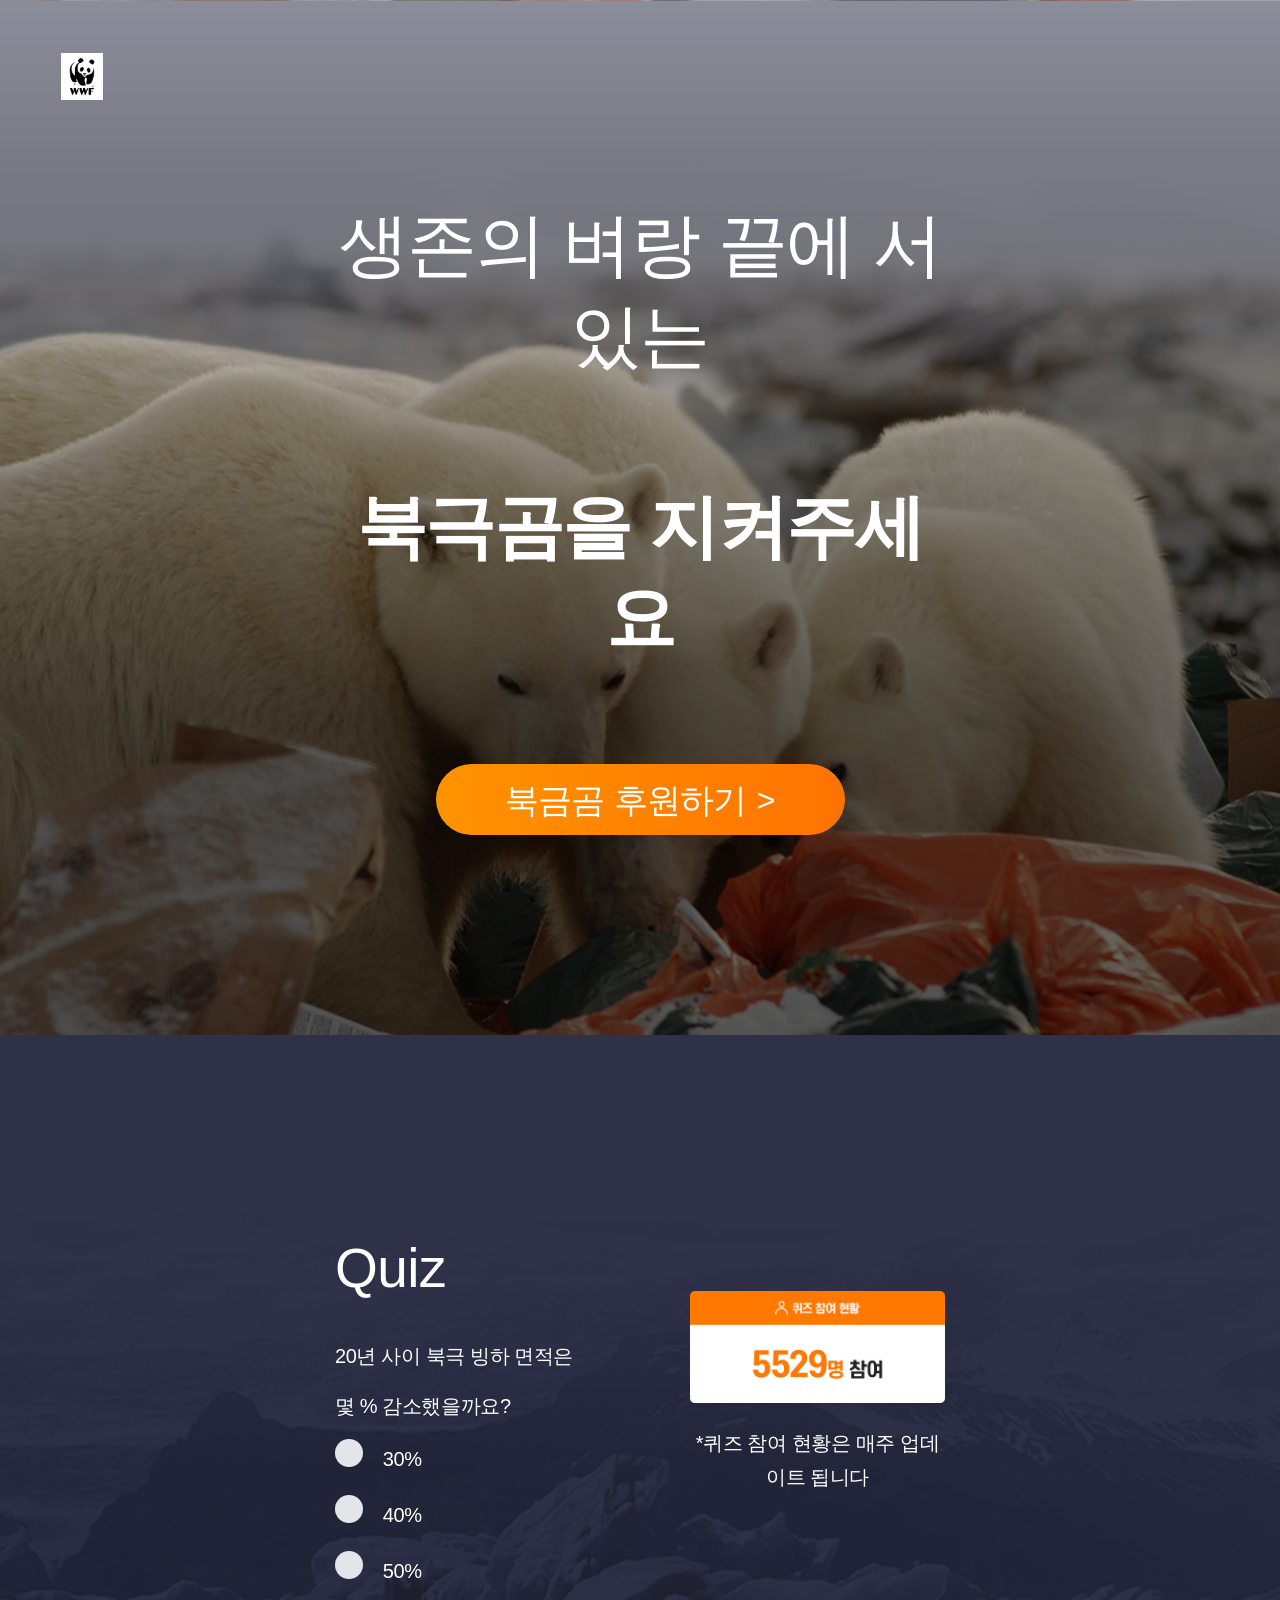
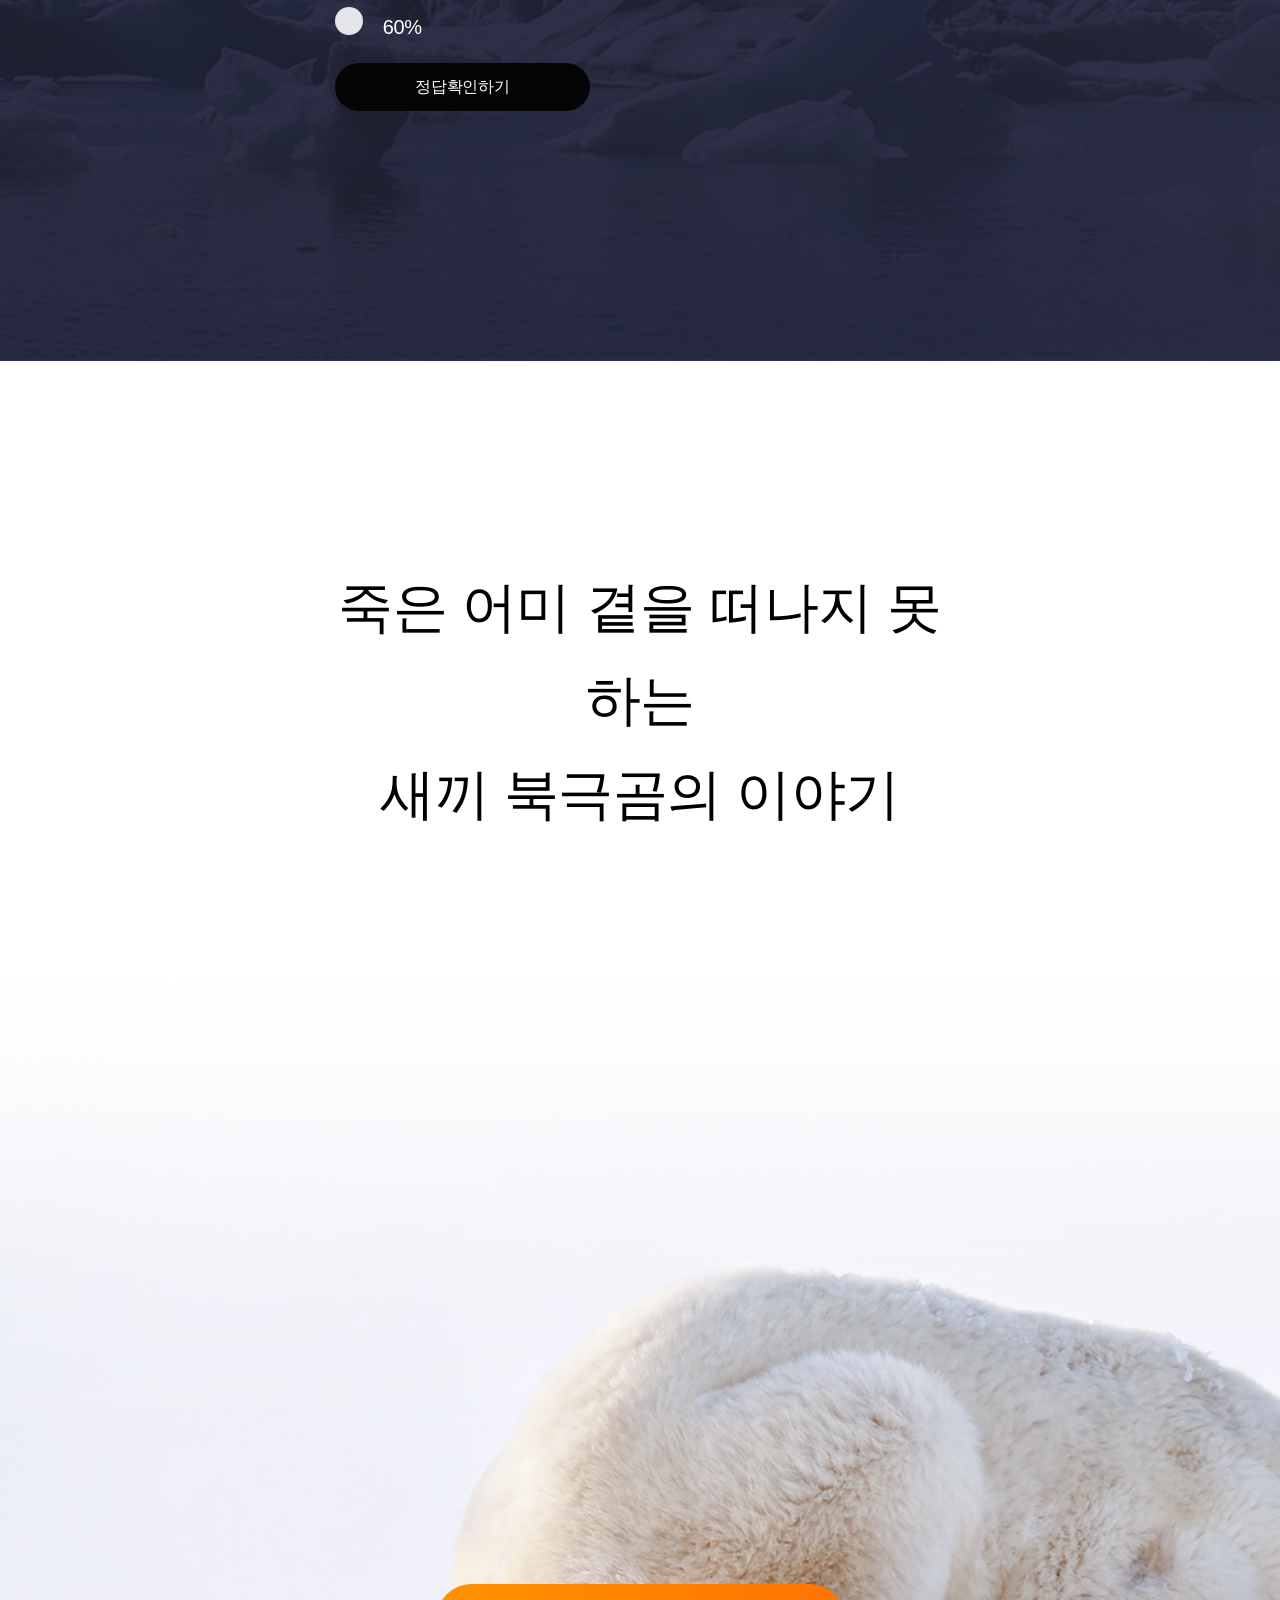
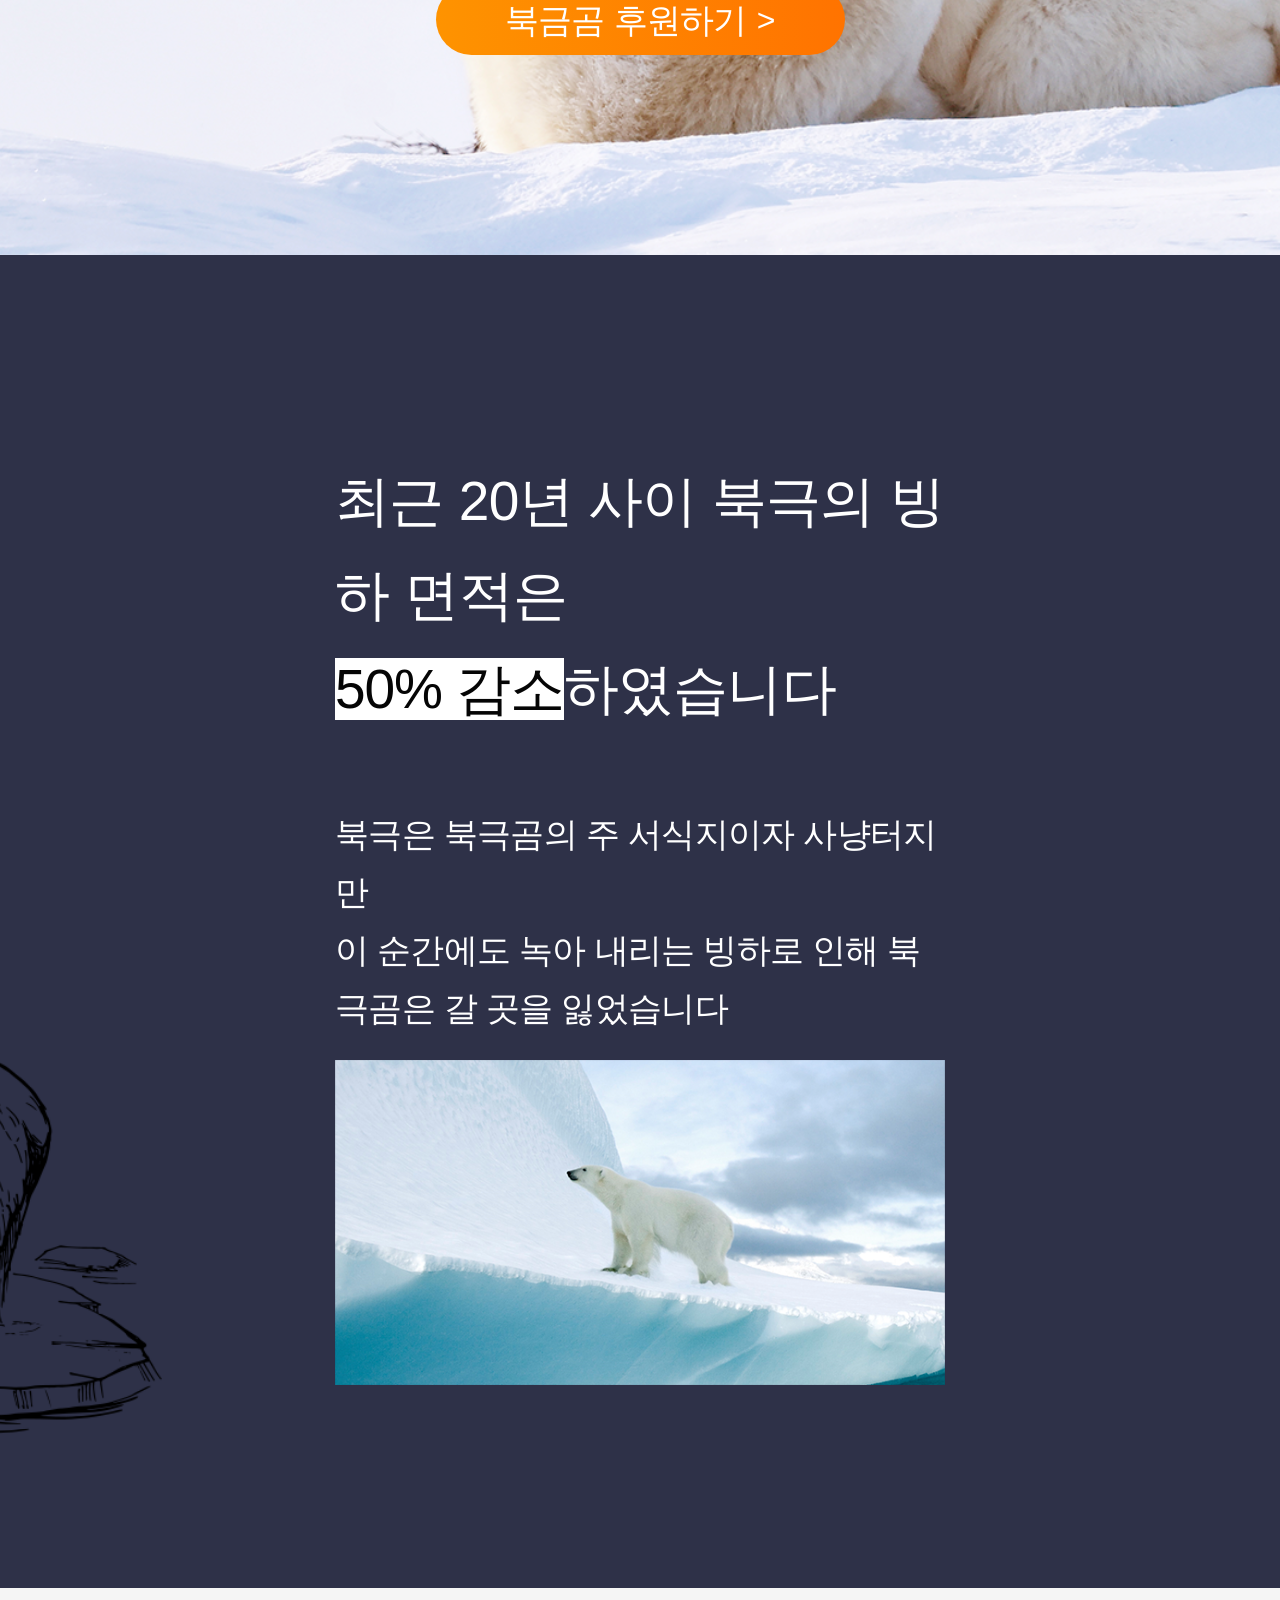
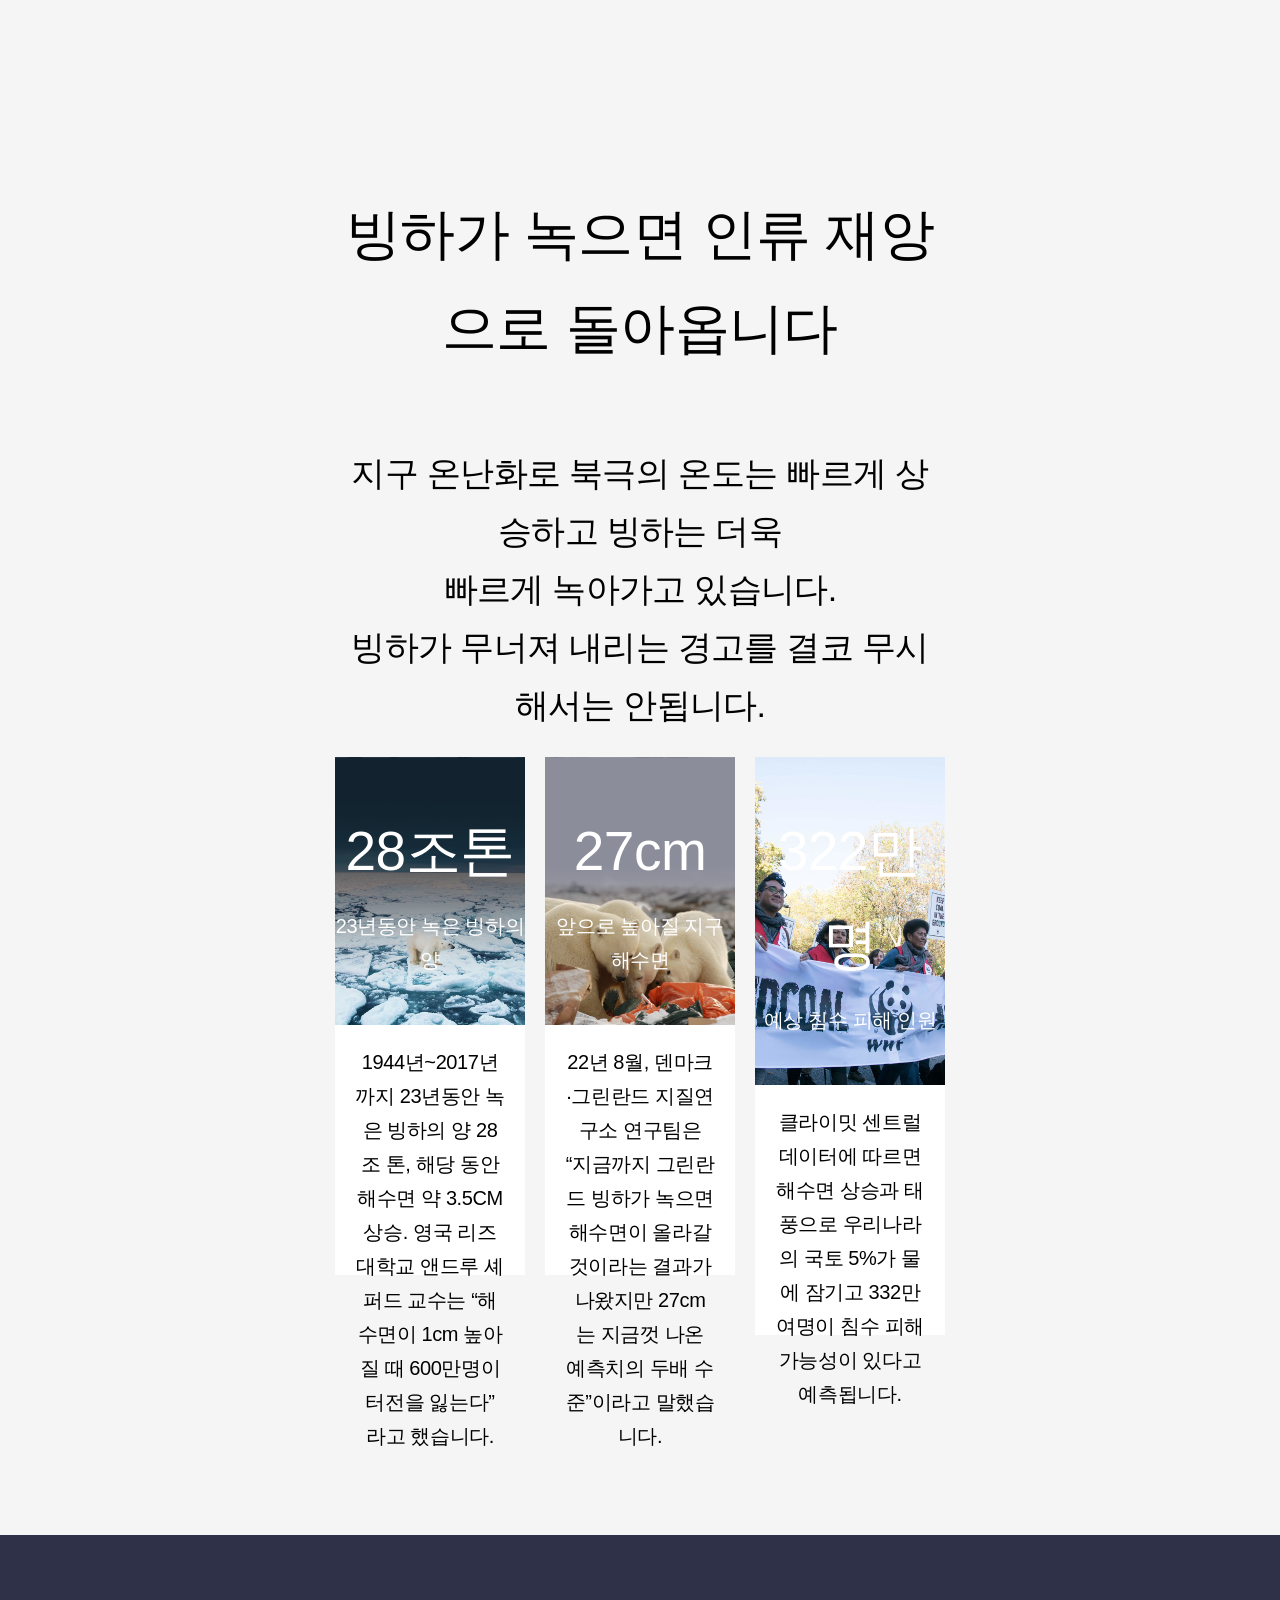
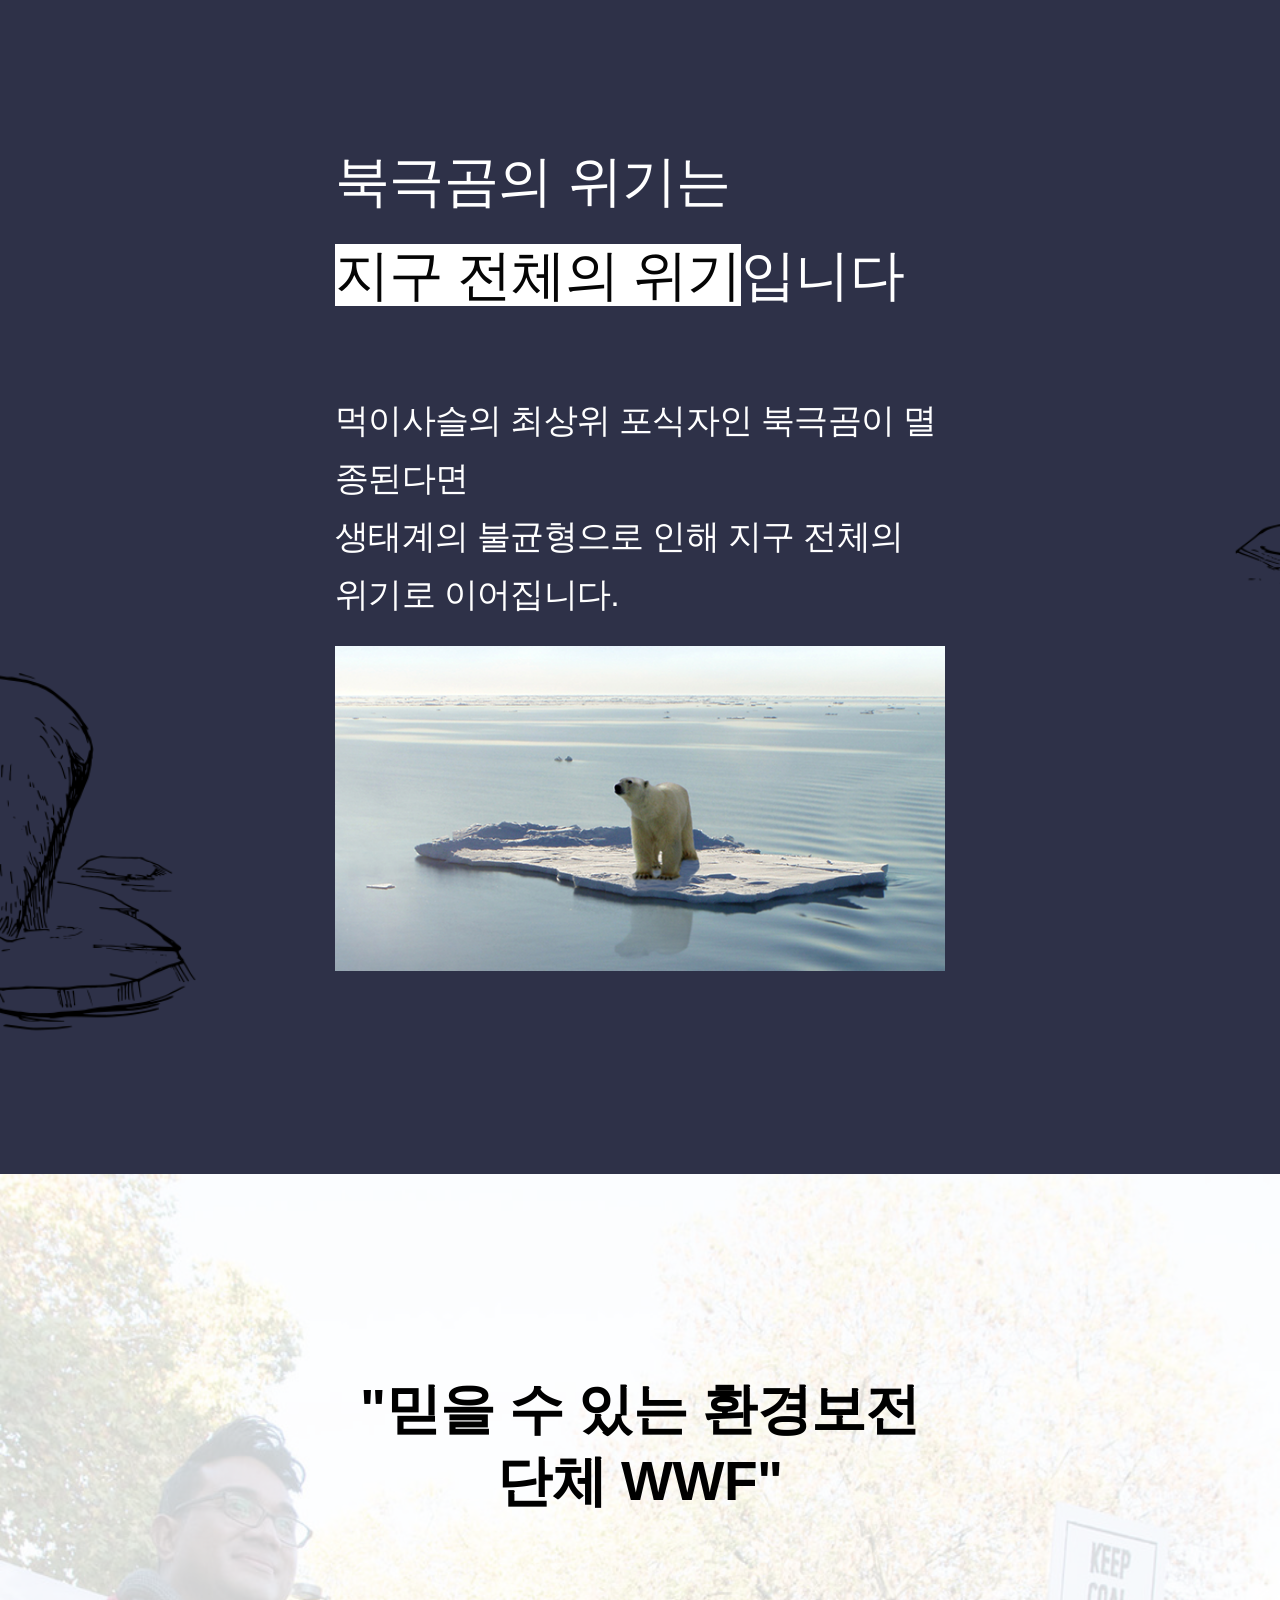
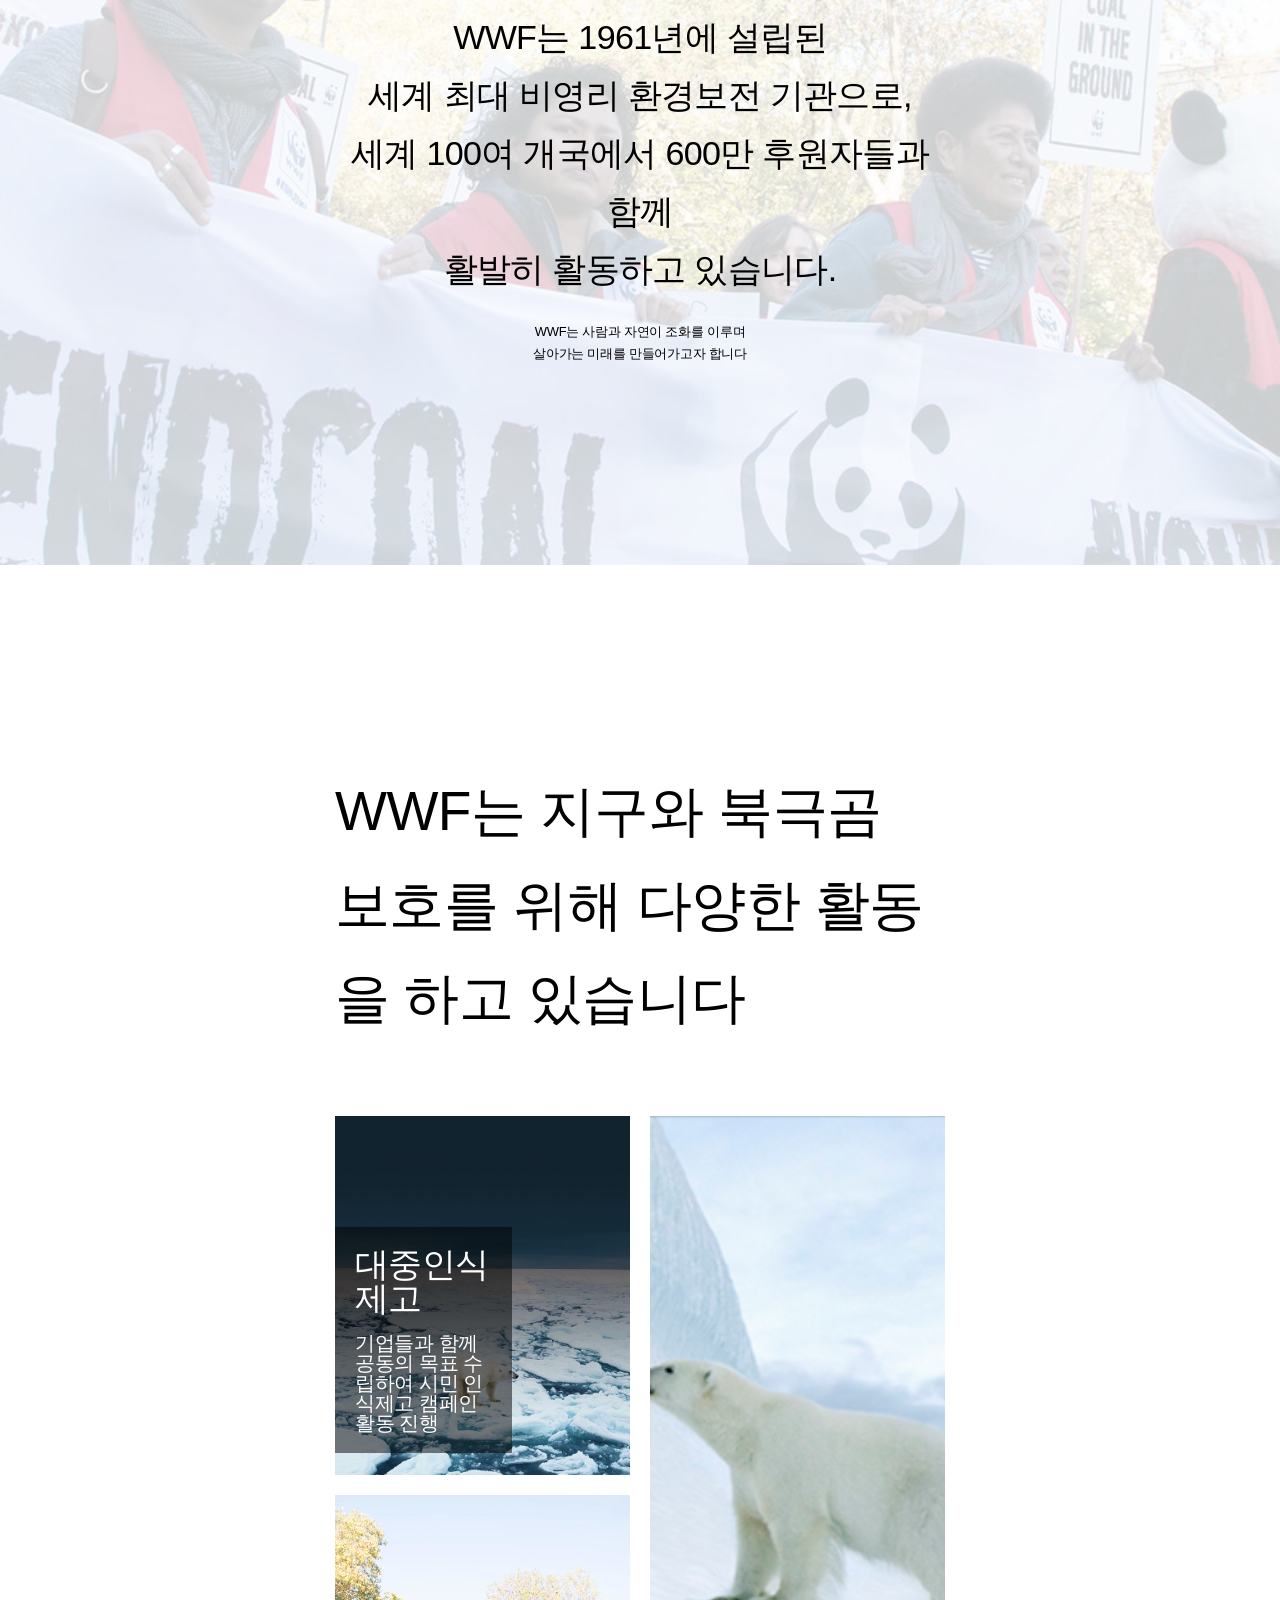
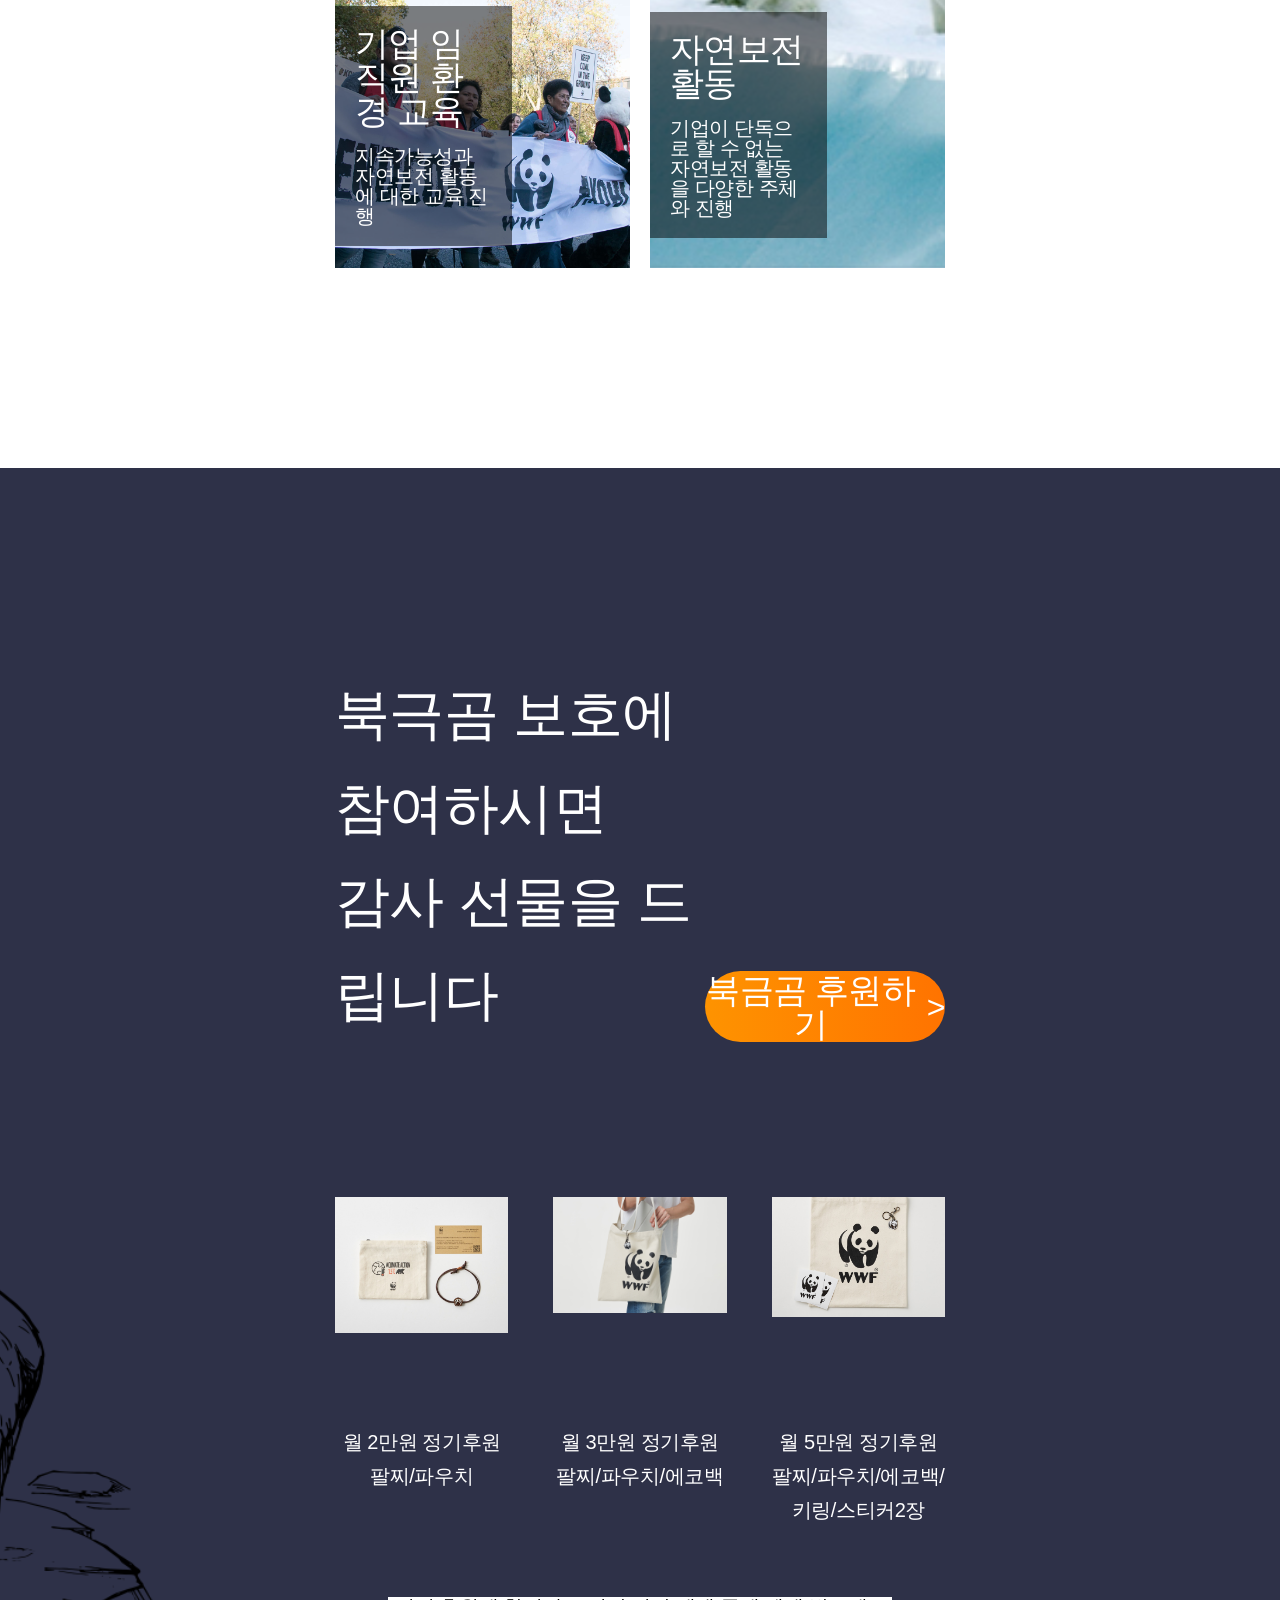
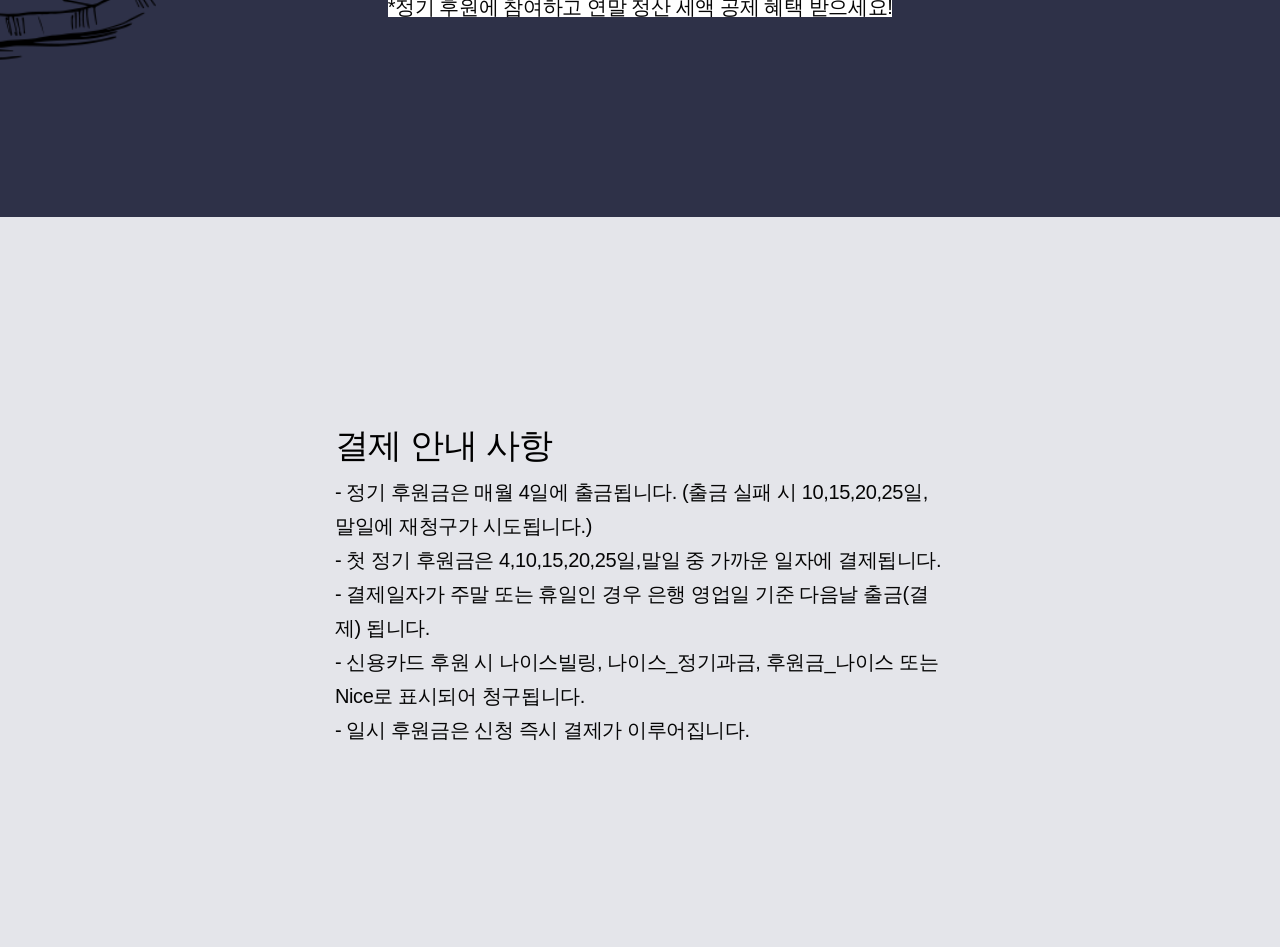
<file: index.html>
<!DOCTYPE html>
<html lang="ko">
<head>
    <meta charset="UTF-8">
    <meta name="viewport" content="width=device-width, initial-scale=1.0">
    <meta name="description" content="">
    <meta name="keywords" content="">
    <title>북극곰 보호 캠페인</title>
    <link rel="shortcut icon" href="./images/logo.jpg" type="image/x-icon">
    <link rel="stylesheet" href="./styles/reset.css">
    <link rel="stylesheet" href="./styles/common.css">
    <link rel="stylesheet" href="./styles/index.css">
    <link rel="stylesheet" href="./styles/responsive.css">
</head>
<body>
    <div id="wrap">
        <!-- 1행 캠페인표지 -->
        <section class="container intro">
            <p class="logo"><img src="./images/logo.jpg" alt="wwf"></p>
            <h1>
                <span>생존의 벼랑 끝에 서 있는</span>
                <span>북극곰을 지켜주세요</span>
            </h1>
            <a href="#" class="sponsor_btn"><em>북금곰 후원하기</em><!-- after --></a>
        </section>
        <!-- 2행 퀴즈 -->
        <div class="container quiz_bg">
            <section class="contents quiz">
                <div class="quiz_list">
                    <h1>Quiz</h1>
                    <h2>
                        <span>20년 사이 북극 빙하 면적은</span>
                        <span>몇 % 감소했을까요?</span>
                    </h2>
                    <form action="#" method="get" id="quiz_frm" >
                        <ul>
                            <li>
                                <input type="radio" name="percent" value="thirty" id="thirty">
                                <label for="thirty">30%</label>
                            </li>
                            <li>
                                <input type="radio" name="percent" value="forty" id="forty">
                                <label for="forty">40%</label>
                            </li>
                            <li>
                                <input type="radio" name="percent" value="fifty" id="fifty">
                                <label for="fifty">50%</label>
                            </li>
                            <li>
                                <input type="radio" name="percent" value="sixty" id="sixty">
                                <label for="sixty">60%</label>
                            </li>
                        </ul>
                        <button type="button" id="answer_btn">정답확인하기</button>
                    </form>
                </div>
                <div class="quiz_status">
                    <img src="./images/quiz_contents.png" alt="">
                    <p>*퀴즈 참여 현황은 매주 업데이트 됩니다</p>
                </div>
            </section>
        </div>
        <!-- 3행 영상 -->
        <div class="container video_bg">
            <div class="contents video">
                <h1>죽은 어미 곁을 떠나지 못하는<br>새끼 북극곰의 이야기</h1>
                <iframe src="https://www.youtube.com/embed/u9V5MBqhLRc" title="기후변화를 막고 녹아내리는 북극에서 북극곰을 지켜주세요!" frameborder="0" allow="accelerometer; autoplay; clipboard-write; encrypted-media; gyroscope; picture-in-picture; web-share" referrerpolicy="strict-origin-when-cross-origin" allowfullscreen></iframe>
                <a href="#" class="sponsor_btn"><em>북금곰 후원하기</em><!-- after --></a>
            </div>
        </div>
        <!-- 4행 50감소 -->
        <div class="container reduction_bg">
            <div class="contents reduction">
                <h1>최근 20년 사이 북극의 빙하 면적은<br><span class="highlight">50% 감소</span>하였습니다</h1>
                <p>북극은 북극곰의 주 서식지이자 사냥터지만<br>이 순간에도 녹아 내리는 빙하로 인해 북극곰은 갈 곳을 잃었습니다</p>
                <P><img src="./images/decrese_50.png" alt=""></P>
            </div>
        </div>
        <!-- 5행 인류재앙 -->
        <div class="container humanity_bg">
            <div class="contents humanity">
                <h1>빙하가 녹으면 인류 재앙으로 돌아옵니다</h1>
                <p>지구 온난화로 북극의 온도는 빠르게 상승하고 빙하는 더욱<br> 빠르게 녹아가고 있습니다.<br>빙하가 무너져 내리는 경고를 결코 무시해서는 안됩니다.</p>
                <ul class="list">
                    <li>
                        <dl> <!-- bg -->
                            <dt>28조톤</dt>
                            <dd>23년동안 녹은 빙하의 양</dd>
                        </dl>
                        <div class="txt">
                            <p>1944년~2017년까지 23년동안 녹은 빙하의 양 28조 톤, 해당 동안 해수면 약 3.5CM 상승. 영국 리즈대학교 앤드루 셰퍼드 교수는 “해수면이 1cm 높아질 때 600만명이 터전을 잃는다” 라고 했습니다.</p>
                        </div>
                    </li>
                    <li>
                        <dl>
                            <dt>27cm</dt>
                            <dd>앞으로 높아질 지구 해수면</dd>
                        </dl>
                        <div class="txt">
                            <p>22년 8월, 덴마크·그린란드 지질연구소 연구팀은 “지금까지 그린란드 빙하가 녹으면 해수면이 올라갈 것이라는 결과가 나왔지만 27cm는 지금껏 나온 예측치의 두배 수준”이라고 말했습니다.</p>
                        </div>
                    </li>
                    <li>
                        <dl>
                            <dt>322만명</dt>
                            <dd>예상 침수 피해 인원</dd>
                        </dl>
                        <div class="txt">
                            <p>클라이밋 센트럴 데이터에 따르면 해수면 상승과 태풍으로 우리나라의 국토 5%가 물에 잠기고 332만여명이 침수 피해 가능성이 있다고 예측됩니다.</p>
                        </div>
                    </li>
                </ul>
            </div>
        </div>
        <!-- 6행 빙하위기 -->
        <div class="container crisis_bg">
            <div class="contents crisis">
                <h1>북극곰의 위기는<br><span class="highlight">지구 전체의 위기</span>입니다</h1>
                <p>먹이사슬의 최상위 포식자인 북극곰이 멸종된다면<br>생태계의 불균형으로 인해 지구 전체의 위기로 이어집니다.</p>
                <p><img src="./images/bg2.png"></p>
            </div>
        </div>
        <!-- 7행 wwf단체소개 -->
        <div class="container wwf_bg">
            <div class="contents wwf">
                <h1>"믿을 수 있는 환경보전 단체 WWF"</h1>
                <p>WWF는 1961년에 설립된<br>세계 최대 비영리 환경보전 기관으로,<br>세계 100여 개국에서 600만 후원자들과 함께<br>활발히 활동하고 있습니다.</p>
                <p>WWF는 사람과 자연이 조화를 이루며<br>살아가는 미래를 만들어가고자 합니다</p>
            </div> 
        </div>
        <!-- 8행 활동내역-->
        <div class="container activity_bg">
            <div class="contents activity">
                <h1>WWF는 지구와 북극곰 보호를 위해 다양한 활동을 하고 있습니다</h1>
                <ul class="details">
                    <li>
                        <dl class="txt">
                            <dt>대중인식제고</dt>
                            <dd>기업들과 함께 공동의 목표 수립하여 시민 인식제고 캠페인 활동 진행</dd>
                        </dl>
                    </li>
                    <li>
                        <dl class="txt">
                            <dt>기업 임직원 환경 교육</dt>
                            <dd>지속가능성과 자연보전 활동에 대한 교육 진행</dd>
                        </dl>
                    </li>
                    <li>
                        <dl class="txt">
                            <dt>자연보전 활동</dt>
                            <dd>기업이 단독으로 할 수 없는 자연보전 활동을 다양한 주체와 진행</dd>
                        </dl>
                    </li>
                </ul>
            </div>
        </div>
        <!-- 9행 선물정보-->
        <div class=" container gift_bg">
            <div class=" contents gift">
                <div class="title"> <!-- 같이나열되있기때문에 같이묶어줘야함! -->
                    <h1>북극곰 보호에 참여하시면<br>감사 선물을 드립니다</h1> 
                    <a href="#" class="sponsor_btn"><em>북금곰 후원하기</em><!-- after --></a>
                </div>
                <ul>
                    <li>
                        <p class="photo"><img src="./images/freebie2.jpg" alt=""></p>
                        <h2>월 2만원 정기후원</h2>
                        <p>팔찌/파우치</p>
                    </li>
                    <li>
                        <p class="photo"><img src="./images/freebie1.jpg" alt=""></p>
                        <h2>월 3만원 정기후원</h2>
                        <p>팔찌/파우치/에코백</p>
                    </li>
                    <li>
                        <p class="photo"><img src="./images/freebie3.jpg" alt=""></p>
                        <h2>월 5만원 정기후원</h2>
                        <p>팔찌/파우치/에코백/키링/스티커2장</p>
                    </li>
                </ul>
                <p class="benefit">*정기 후원에 참여하고 연말 정산 세액 공제 혜택 받으세요!</p>
            </div>
        </div>
        <!-- 10행 안내  -->
        <div class="container info_bg">
            <dl class=" contents info">
                <dt>결제 안내 사항</dt>
                <dd>- 정기 후원금은 매월 4일에 출금됩니다. (출금 실패 시 10,15,20,25일,말일에 재청구가 시도됩니다.)</dd>
                <dd>- 첫 정기 후원금은 4,10,15,20,25일,말일 중 가까운 일자에 결제됩니다.</dd>
                <dd>- 결제일자가 주말 또는 휴일인 경우 은행 영업일 기준 다음날 출금(결제) 됩니다.</dd>
                <dd>- 신용카드 후원 시 나이스빌링, 나이스_정기과금, 후원금_나이스 또는 Nice로 표시되어 청구됩니다.</dd>
                <dd>- 일시 후원금은 신청 즉시 결제가 이루어집니다.</dd>
            </dl>
        </div>
    </div>
</body>
</html>
</file>
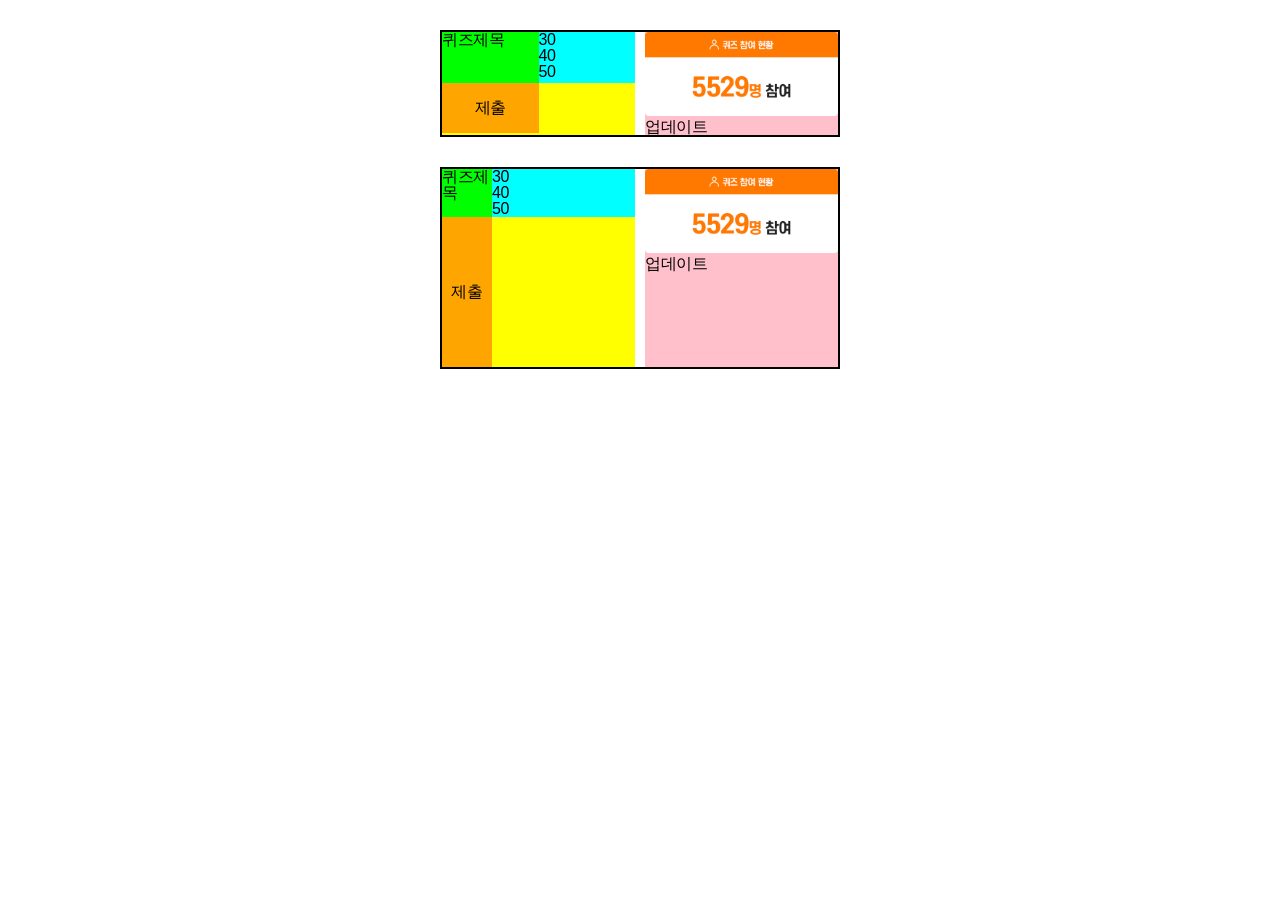
<file: flex.grid.html>
<!DOCTYPE html>
<html lang="ko">
<head>
    <meta charset="UTF-8">
    <meta name="viewport" content="width=device-width, initial-scale=1.0">
    <meta name="description" content="">
    <meta name="keywords" content="">
    <title>flex_grid 비교연습용</title>
    <link rel="stylesheet" href="./styles/reset.css">
    <style>
        /* 내부스타일시트 작성위치 */
        /* 공통 */
        .contents {
            width: 400px; margin: 30px auto;
            border: 2px solid black; 
        }
        .contents img {width: 100%;}
        .contents .quiz {background-color: yellow;}
        .contents .info {background-color: pink;}
        /* flex */
        .flex {
            display: flex; /* quiz + info 정렬위한준비 */
            gap:10px;
        }
        .flex .quiz { flex:1; /* width: 50%; */
            display: flex; /* h2+ol+btn 정렬하고자하는대상의 부모에게  */
            flex-flow: row wrap;
        } 
        .flex .quiz > * {width: 50%;}
        .flex .quiz h2 { background:lime;}
        .flex .quiz ol { background: aqua;}
        .flex .quiz #btn { background: orange; height: 50px;}
        .flex .info { flex:1; /* width: 50%; */} 
        /* grid */
        .grid {
            display: grid; /* quiz + info 정렬위한준비 */
            grid-template-columns: 1fr 1fr;  /* 50% 50% /자동범위조절  */
            /* grid-template-columns: 100px 1fr; (열) */
            /* grid-template-rows: 100px 200px;  (행) */
            gap:10px;
        }
        .grid .quiz {
            display: grid; /* h2+ol+btn 정렬하고자하는대상의 부모에게  */
            /* grid-template-columns: 1fr 1fr; /* 2열 일정비율 */
            /* grid-template-rows: 1fr 50px; */
            grid-template-areas: 
                'title list' 
                'btn .';  /* . -> 빈칸 */
            grid-template-columns: 50px 1fr; /* 크기 */
            grid-template-rows: 1fr 150px;
        }
        .grid .quiz h2 {grid-area:title; background: lime;}
        .grid .quiz ol {grid-area:list; background: aqua;}
        .grid .quiz #btn {grid-area:btn; background: orange;}
        .grid .info {}
        /* 
        정렬 자식이 2개이상이고 한 방향(수평,수직)으로만 정렬 -> flex + grid
        정렬 자식이 3개이상이고 반응형 기기에 따라 재배열이 자유 -> grid
        */
    </style>
</head>
<body>
    <div class="contents flex">
        <div class="quiz">
            <h2>퀴즈제목</h2>
            <ol>
                <li>30</li>
                <li>40</li>
                <li>50</li>
            </ol>
            <button type="button" id="btn">제출</button>
        </div>
        <div class="info">
            <img src="./images/quiz_contents.png" alt="">
            <p>업데이트</p>
        </div>
    </div>
    <div class="contents grid">
        <div class="quiz">
            <h2>퀴즈제목</h2>
            <ol>
                <li>30</li>
                <li>40</li>
                <li>50</li>
            </ol>
            <button type="button" id="btn">제출</button>
        </div>
        <div class="info">
            <img src="./images/quiz_contents.png" alt="">
            <p>업데이트</p>
        </div>
    </div>
</body>
</html>
</file>
<file: styles/common.css>
/* 공통 */
#wrap {}
#wrap * {transition: all 0.3s;}
#wrap .container {
    min-width: 320px;
    background-position: center;
    background-size: cover;
    padding: 70px 15px;
}
#wrap .container .contents {max-width: 1250px; margin:0 auto;}
#wrap .container .contents h1 {
    font-size: 1.38rem; font-weight: 500;
    line-height: 1.7; letter-spacing:-0.01em;
    margin: 0 0 40px;
}
#wrap .container .contents h1 .highlight {
    background-color: #fff; color: #050505; font-weight: 500;
}
#wrap .container .contents h1+p {
    color: #fff; font-size: 0.81rem; line-height: 1.7;
    margin: 0 0 22px;
}
/* mobile design - .sponosor_btn */
#wrap .container .sponsor_btn {   
    width: 164px; height: 41px;
    display: block;
    border-radius: 37.5px;
    background: linear-gradient(90deg, #fe9300,#ff7300);
    display:flex; flex-flow: row nowrap;
    justify-content: center; align-items: center; 
    gap:10px; 
    margin: 0 auto;
}
#wrap .container .sponsor_btn:hover::after {
    animation:x4 0.4s linear alternate infinite;
    font-weight:600;
}
@keyframes x4 {
    0% {transform: translateX(0);}
    100% {transform: translateX(4px);}
}
#wrap .container .sponsor_btn::after {
    content:'>'; display: block;
    font-size:0.75rem; /* 글자이기때문에 크기높이가 아닌 폰트사이즈 */ 
    color: #fff; 
    transition: font-weight 0.3s;
}   
#wrap .container .sponsor_btn em {
    color: #fff;
    font-weight: 500;
}
</file>
<file: styles/index.css>
/* 1행 캠페인표지  */
#wrap .intro {
    /* 북극곰 배경 */
    /* 배경이미지 속성 사용 시 다른 배경추가속성도 생각하기 */
    padding: 100px 0;
    background-image: url(../images/bg1.png);
    background-position: center bottom;
    background-size: cover;
    position: relative;
} /* 개별 */
#wrap .intro > * {position: relative; z-index: 100;}
#wrap .intro::after {
    /* 북극곰 배경 위에 깔리는 반투명한 검은색 배경 */
    /* 가상요소 before, after(자식)의 필수 속성이 뭔지 먼저 생각하기 */
    /* p,h1,a(형제들)과 겹침효과를 줄 수 있는 css 속성 생각하기 */
    background: linear-gradient(transparent, #000 69%);
    opacity: 0.6;
    content: ''; display: block;
    width: 100%; height: 100%; 
    position: absolute; left: 0; top: 0; z-index: 90;
}
#wrap .intro .logo {
    width: 24px; /* w,h 중 한가지값만 작성 (나머지는 자동비율조정) */
    position: absolute; /* 피그마 무시기능과 동일 */ top:18px; left: 21px;
}
#wrap .intro .logo img {width: 100%;} 
/* 이미지는 w100% 설정 후 부모크기, 위치 따라가게 하는 개념체크 */
#wrap .intro h1 {
    text-align: center; 
    margin-bottom: 50px;
}
#wrap .intro h1 span {
    display: block;
    color: #fff; font-weight: 500;
    font-size: 1.88rem; line-height: 1.3;
}
#wrap .intro h1 span:nth-child(1) {}
#wrap .intro h1 span:nth-child(2) {}
#wrap .intro .sponsor_btn {}
/* <!-- 2행 퀴즈 --> */
#wrap .quiz_bg {
    padding: 70px; 
    background-image: url(../images/quiz_bg.png);
    background-position: center;
    background-size: cover;
} 
#wrap .quiz_bg .quiz {
    display: flex; flex-flow: column nowrap; /* 태블릿,데스크톱에서는 column->row 변경 */
    justify-content: center; 
    width: 100%;
}
#wrap .quiz_bg .quiz .quiz_list {margin-bottom: 50px;}
#wrap .quiz_bg .quiz .quiz_list > * {margin-bottom: 16px;}
#wrap .quiz_bg .quiz .quiz_list h1 {
    font-size: 1.5rem; color: #fff;
    font-weight: 500; line-height: 1.2; letter-spacing:-0.01em;
    font-family: 'Noto sans KR',sans-serif; /* 단독글꼴인경우 */
}
#wrap .quiz_bg .quiz .quiz_list h2 {}
#wrap .quiz_bg .quiz .quiz_list h2 span {
    color: #fff; line-height: 1.7;
    display: block;
}
#wrap .quiz_bg .quiz .quiz_list h2 span:nth-child(1) {}
#wrap .quiz_bg .quiz .quiz_list h2 span:nth-child(2) {}
#wrap .quiz_bg .quiz .quiz_list #quiz_frm {}
#wrap .quiz_bg .quiz .quiz_list #quiz_frm ul {margin-bottom: 16px;}
#wrap .quiz_bg .quiz .quiz_list #quiz_frm ul li {margin-bottom: 16px;}
#wrap .quiz_bg .quiz .quiz_list #quiz_frm ul li:last-child {margin-bottom: 0;}
#wrap .quiz_bg .quiz .quiz_list #quiz_frm ul li input {display: none;}
#wrap .quiz_bg .quiz .quiz_list #quiz_frm ul li input:checked + label {
    background-image: url(../images/check_on.svg); 
}
#wrap .quiz_bg .quiz .quiz_list #quiz_frm ul li:hover::after {}
#wrap .quiz_bg .quiz .quiz_list #quiz_frm ul li:hover label {}
#wrap .quiz_bg .quiz .quiz_list #quiz_frm ul li label {
    color: #fff; font-size: 0.88rem; /* line-height: 1.7;->행간여백 무시하고 마진을 줬기때문에 뺌 */
    background-image: url(../images/check_off.svg);
    background-size: 16px; background-repeat: no-repeat;
    padding-left: 47.75px; /* 배경까지 다 차있는 하나의요소 간격 */
}
#wrap .quiz_bg .quiz .quiz_list #quiz_frm #answer_btn:hover {background: #ff7300;}
#wrap .quiz_bg .quiz .quiz_list #quiz_frm #answer_btn {
    color: #fff; line-height: 1.7;
    background-color: #050505;
    border-radius: 50px; padding: 10px;
    width: 100%; /* 모바일최소가320이기때문에 300크기+패딩->초과값 */
}
#wrap .quiz_bg .quiz .quiz_status {}
#wrap .quiz_bg .quiz .quiz_status img {width: 100%; margin-bottom: 20px;}
#wrap .quiz_bg .quiz .quiz_status p {
    font-size: 1.25rem; color: #fff; line-height: 1.7;
    text-align: center; 
}
/* 3행영상 */
#wrap .video_bg {
    background-image: url(../images/video_bg.png);
    padding:50px 15px;
}
#wrap .video_bg .video {}
#wrap .video_bg .video h1 {text-align: center;}
#wrap .video_bg .video iframe {width: 100%; margin: 0 0 70px;}
/* 4행 50감소 */
#wrap .reduction_bg {
    background-image: url(../images/decrese_bg.png);
}
#wrap .reduction_bg .reduction {}
#wrap .reduction_bg .reduction h1 {color: #fff;}
#wrap .reduction_bg .reduction p {}
#wrap .reduction_bg .reduction p img {width: 100%;}
/* 5행 인류재앙 */
#wrap .humanity_bg {
    background-color: #f5f5f5;
}
#wrap .humanity_bg .humanity {}
#wrap .humanity_bg .humanity h1 {text-align: center;}
#wrap .humanity_bg .humanity h1+p {
    color: #000; text-align: center;
}
#wrap .humanity_bg .humanity .list {
    display: flex; flex-flow: column nowrap; gap:20px;
    /* display:grid; grid-template-rows:1fr 1fr 1fr; */
}
#wrap .humanity_bg .humanity .list li {}
/* nth-child는 형제에 넣어야함 */
#wrap .humanity_bg .humanity .list li:nth-child(1) dl {
    background-image: url(../images/warming_28t.png);
}
#wrap .humanity_bg .humanity .list li:nth-child(2) dl {
    background-image: url(../images/warming_27cm.png);
}
#wrap .humanity_bg .humanity .list li:nth-child(3) dl {
    background-image: url(../images/wwf.jpg);
}
#wrap .humanity_bg .humanity .list li dl * { /* dl의 모든자식 */
    color: #fff; position: relative; z-index: 10;
    line-height: 1.7; 
} 
#wrap .humanity_bg .humanity .list li dl {
    background-position: center;
    background-size: cover;
    text-align: center;
    padding: 48px 0;
}
#wrap .humanity_bg .humanity .list li dl::before {
    content: ''; background-color: rgba(0,0,0,0.9), transparent;
    width: 100%; height: 100%; /* 부모만큼 채우는 목적으로 100% */
    display: block; z-index: 9; 
    position: absolute; left:0; top:0; /* 기본좌표 left,top */
}
#wrap .humanity_bg .humanity .list li dl dt {
    font-size: 1.38rem; font-weight: 500;
    letter-spacing:-0.01em; 
    margin-bottom: 11px;
}
#wrap .humanity_bg .humanity .list li dl dd {}
#wrap .humanity_bg .humanity .list li .txt {
    padding: 20px; /* 크기높이주지말고 여백으루.. */
    background-color: #fff;
}
#wrap .humanity_bg .humanity .list li .txt p {
    font-size: 0.81rem; line-height: 1.7; text-align: center;
}
/* 6행 빙하위기 */
#wrap .crisis_bg {
    background-image: url(../images/decrese_bg.png);
}
#wrap .crisis_bg .crisis h1 {color: #fff;}
#wrap .crisis_bg .crisis p img {width: 100%;}
/* <!-- 7행 wwf단체소개 --> */
#wrap .wwf_bg {
    background-image: url(../images/wwf.jpg);
    background-size: 200%; 
    position: relative;
}
#wrap .wwf_bg::before {
    content: ''; display: block;
    width: 100%; height: 100%;
    background: rgba(255,255,255,0.8);
    position: absolute; left: 0; top: 0;
    z-index: 9;
}
#wrap .wwf_bg .wwf {
    text-align: center; 
    position: relative; z-index:10 ;
}
#wrap .wwf_bg .wwf h1 {
    font-size: 1.88rem; font-weight: 700; line-height: 1.3;
    margin: 0 52px; padding-bottom: 22px; 
}
#wrap .wwf_bg .wwf h1+p {color: #000;}
#wrap .wwf_bg .wwf p {
    font-size: 0.81rem; line-height: 1.7;
}
/* <!-- 8행 활동내역--> */
#wrap .activity_bg {}
#wrap .activity_bg .activity {}
#wrap .activity_bg .activity h1 {margin: 0 49.5px 40px;}
#wrap .activity_bg .activity .details {
    display: grid; gap: 20px;
    grid-template-areas: 
        'public'
        'corporation'
        'nature';
}
#wrap .activity_bg .activity .details li {
    background-position: center;
    background-size: cover;
    padding-top: 94px;
}
#wrap .activity_bg .activity .details li:nth-child(1) {
    /* grid 2차원 정렬을 위한 자식이름짓기 */
    grid-area: public; /* 대중 */
    background-image: url(../images/warming_28t.png);
}
#wrap .activity_bg .activity .details li:nth-child(2) {
    grid-area: corporation; /* 기업 */
    background-image: url(../images/wwf.jpg);
}
#wrap .activity_bg .activity .details li:nth-child(3) {
    grid-area: nature; /* 자연 */
    background-image: url(../images/decrese_50.png);
}
#wrap .activity_bg .activity .details li .txt {
    background-color: rgba(0,0,0,0.5); 
    padding: 20px;
}
#wrap .activity_bg .activity .details li .txt dt {
    font-size: 1.38rem; color: #fff; margin-bottom: 18px;
}
#wrap .activity_bg .activity .details li .txt dd {
    font-size: 0.81rem; color: #fff;
}
/* <!-- 9행 선물정보--> */
#wrap .gift_bg {background-image: url(../images/decrese_bg.png);}
#wrap .gift_bg .gift {text-align: center;}
#wrap .gift_bg .gift .title {
    display: flex; flex-flow: column nowrap;
}
#wrap .gift_bg .gift .title h1 {color: #fff; text-align: left;}
#wrap .gift_bg .gift .title .sponsor_btn {margin: 0;}
#wrap .gift_bg .gift .title .sponsor_btn em {}
#wrap .gift_bg .gift ul {
    margin: 40px 0;
    display: grid; gap: 13px;
    grid-template-areas: 
        'two'
        'three'
        'five';
}
#wrap .gift_bg .gift ul li {}
#wrap .gift_bg .gift ul li:nth-child(1) {
    grid-area: two;
}
#wrap .gift_bg .gift ul li:nth-child(2) {
    grid-area: three;
}
#wrap .gift_bg .gift ul li:nth-child(3) {
    grid-area: five;
}
#wrap .gift_bg .gift ul li h2 {color: #fff; line-height: 1.7;}
#wrap .gift_bg .gift ul li p {color: #fff; line-height: 1.7;}
#wrap .gift_bg .gift ul li .photo {
    height: 150px; 
    overflow: hidden; /* 이미지넘친부분 숨겨줘야함..크기 */
    margin-bottom: 13px; 
}
#wrap .gift_bg .gift ul li .photo img {
    width: 100%;
    transform: translateY(-85px); /* 이미지 위치 조정 */
}
#wrap .gift_bg .gift .benefit {
    background-color: #fff; color: #050505;  display: inline-block;
}
/* <!-- 10행 안내  --> */
#wrap .info_bg {background-color: #e4e5ea;}
#wrap .info_bg .info {}
#wrap .info_bg .info dt {
    font-size: 1.38rem; font-weight: 500;
    line-height: 1.7;
}
#wrap .info_bg .info dd{line-height: 1.7; color: #050505;}
</file>
<file: styles/responsive.css>
/* 반응형 조건 */
/*===================================== m(320~)-> t(1024~) -> d(1250~) */
@media screen and (min-width:550px) {
    #wrap .quiz_bg .quiz {flex-flow: row nowrap;}
    #wrap .quiz_bg .quiz > * {flex:1;} /* 반반비율 */
}
@media screen and (min-width: 860px) {
/* 1행 */
    #wrap .intro {padding: 300px 0 100px;}
/* 2행 */
    #wrap .quiz_bg {padding: 150px 80px;}
    #wrap .quiz_bg .quiz .quiz_list > * {margin-bottom:0;}
    #wrap .quiz_bg .quiz .quiz_list h1 {
        font-size: 2.5rem; margin-bottom: 56px;
    }
    
    #wrap .quiz_bg .quiz .quiz_list h2 span {
        display:inline-block; margin-bottom: 16px; font-size: 1.25rem;}
    #wrap .quiz_bg .quiz .quiz_list #quiz_frm ul li label {
        font-size:1.25rem; line-height: 2;
        background-size: 28px; display: block;
    }
    #wrap .quiz_bg .quiz .quiz_status {margin: 56px 0 0 100px;}
/* 3행 */
    #wrap .video_bg .video h1 {margin:0 0 70px;}
    #wrap .video_bg .video iframe {height: 484px;}
/* 5행 */
    #wrap .humanity_bg .humanity .list {flex-flow: row nowrap;}
    #wrap .humanity_bg .humanity li {flex:1}
    #wrap .humanity_bg .humanity .list li dl dt {font-size: 2.69rem;}
    #wrap .humanity_bg .humanity .list li dl dd {font-size: 1rem;}
    /* 텍스트에 따라 크기가 달라지면 안되니까 이런경우에는 높이를 줘야함 */
    #wrap .humanity_bg .humanity .list li .txt {height: 250px;} 
    #wrap .humanity_bg .humanity .list li .txt p {font-size: 1rem;}
/* 3-6행 공통 */
    #wrap .container {padding: 200px 80px;}
    #wrap .container .contents h1 {font-size: 2.5rem; margin: 0 0 40px;}
    #wrap .container .contents h1+p {font-size: 1.38rem;}
/* <!-- 9행 선물정보--> */
#wrap .gift_bg .gift {text-align: right;}
#wrap .gift_bg .gift .title {
    display: flex; flex-flow: row nowrap;
    justify-content: space-between; 
    align-items: flex-end;
}
#wrap .gift_bg .gift .title h1 {margin: 0;}
#wrap .gift_bg .gift ul {
    display: grid; gap: 45px;
    grid-template-areas: 
        'two three'
        'five five';
    grid-template-columns: 1fr 1fr;
    text-align: center;
}
#wrap .gift_bg .gift ul li .photo {height: 300px;}
#wrap .gift_bg .gift ul li .photo img {
    transform: translateY(85px); /* 이미지 위치 조정 */
}
/* <!-- 10행 안내  --> */
#wrap .info_bg .info dt {font-size:1.38rem;}
}/* ============================================860~1023 */
@media screen and (min-width:1024px) {
/* 1행 */
    #wrap .intro {padding: 410px 0 100px;}
    #wrap .intro .logo {width: 32px; top:30px; left:36px;}
    #wrap .intro h1 span {margin-bottom: 100px; font-size: 3.13rem;}
    #wrap .container .sponsor_btn {width: 238px; height: 60px;}
    #wrap .container .sponsor_btn em {font-size: 1.38rem;}
    #wrap .container .sponsor_btn::after {font-size: 1rem;}
/* 8행 */
    #wrap .activity_bg .activity h1 {margin: 0 236.5px 83px;}
    #wrap .activity_bg .activity .details {
    grid-template-areas: 
        'public nature'
        'corporation nature';
    grid-template-columns: 1fr 1fr;
    }
    #wrap .activity_bg .activity .details li {
        position: relative; padding: 111px 0 22px 0;
    }
    #wrap .activity_bg .activity .details li:last-child .txt {
        position: absolute; left: 0; bottom: 30px;
    }
    #wrap .activity_bg .activity .details li .txt {
        width: 60%;
    }
    #wrap .activity_bg .activity .details li .txt dt {font-size: 2.13rem;}
    #wrap .activity_bg .activity .details li .txt dd {font-size: 1.25rem;}
/* <!-- 9행 선물정보--> */
    #wrap .gift_bg .gift {text-align: center;}
    #wrap .gift_bg .gift ul {
    display: grid; 
    grid-template-areas: 
        'two three five';
    grid-template-columns: 1fr 1fr 1fr;
    }
    #wrap .gift_bg .gift ul li h2 {font-size: 1.25rem;}
    #wrap .gift_bg .gift ul li p {font-size: 1.25rem;}
    #wrap .gift_bg .gift .benefit {font-size: 1.25rem;}
    #wrap .gift_bg .gift ul li .photo {height: 300px;}
    #wrap .gift_bg .gift ul li .photo img {
    transform: translateY(85px); /* 이미지 위치 조정 */
}
/* <!-- 10행 안내  --> */
#wrap .info_bg .info dt {font-size: 2.13rem;}
} /* ===============================================1024~1249 */
@media screen and (min-width:1250px) {
/* 1행 */
    #wrap .intro {padding: 447px 0 100px;}
    #wrap .intro .logo {width: 42px; top:53px; left:61px;}
    #wrap .intro h1 span {font-size:4.38rem;}
    #wrap .intro h1 span:nth-child(1) {font-weight: 400;}
    #wrap .intro h1 span:nth-child(2) {font-weight: 700;}
    #wrap .container .sponsor_btn {width: 409px; height: 71px;}
    #wrap .container .sponsor_btn em {font-size: 2.13rem;}
    #wrap .container .sponsor_btn::after {font-size: 2rem;}
/* 2행 */
    #wrap .quiz_bg {padding: 150px 335px;}
    #wrap .quiz_bg .quiz .quiz_list > * {margin-bottom:0;}
    #wrap .quiz_bg .quiz .quiz_list h1 {
        font-size: 3.44rem; margin-bottom: 38px;
    }
/* 3행 */
    #wrap .video_bg .video iframe {height: 600px;}
/* 5행 */
    #wrap .humanity_bg .humanity .list li dl dt {font-size: 3.44rem;}
    #wrap .humanity_bg .humanity .list li dl dd {font-size: 1.25rem;}
    #wrap .humanity_bg .humanity .list li .txt p {font-size: 1.25rem;}
/* 3-6행 공통 */
    #wrap .container {padding: 200px 335px;}
    #wrap .container .contents h1 {font-size: 3.44rem; margin: 0 0 70px;}
    #wrap .container .contents h1+p {font-size: 2.13rem;}
/* <!-- 9행 선물정보--> */
#wrap .gift_bg .gift {text-align: center;}
#wrap .gift_bg .gift ul {
    margin: 70px 0;
    display: grid; 
    grid-template-areas: 
        'two three five';
    grid-template-columns: 1fr 1fr 1fr;
}
    #wrap .gift_bg .gift ul li h2 {font-size: 1.25rem;}
    #wrap .gift_bg .gift ul li p {font-size: 1.25rem;}
    #wrap .gift_bg .gift .benefit {font-size: 1.25rem;}
    #wrap .gift_bg .gift ul li .photo {height: 300px;}
    #wrap .gift_bg .gift ul li .photo img {
        transform: translateY(85px); /* 이미지 위치 조정 */
}
/* <!-- 10행 안내  --> */
#wrap .info_bg .info dt {font-size: 2.13rem;}
#wrap .info_bg .info dd{font-size: 1.25rem;}
} /* 1250~ */
</file>
